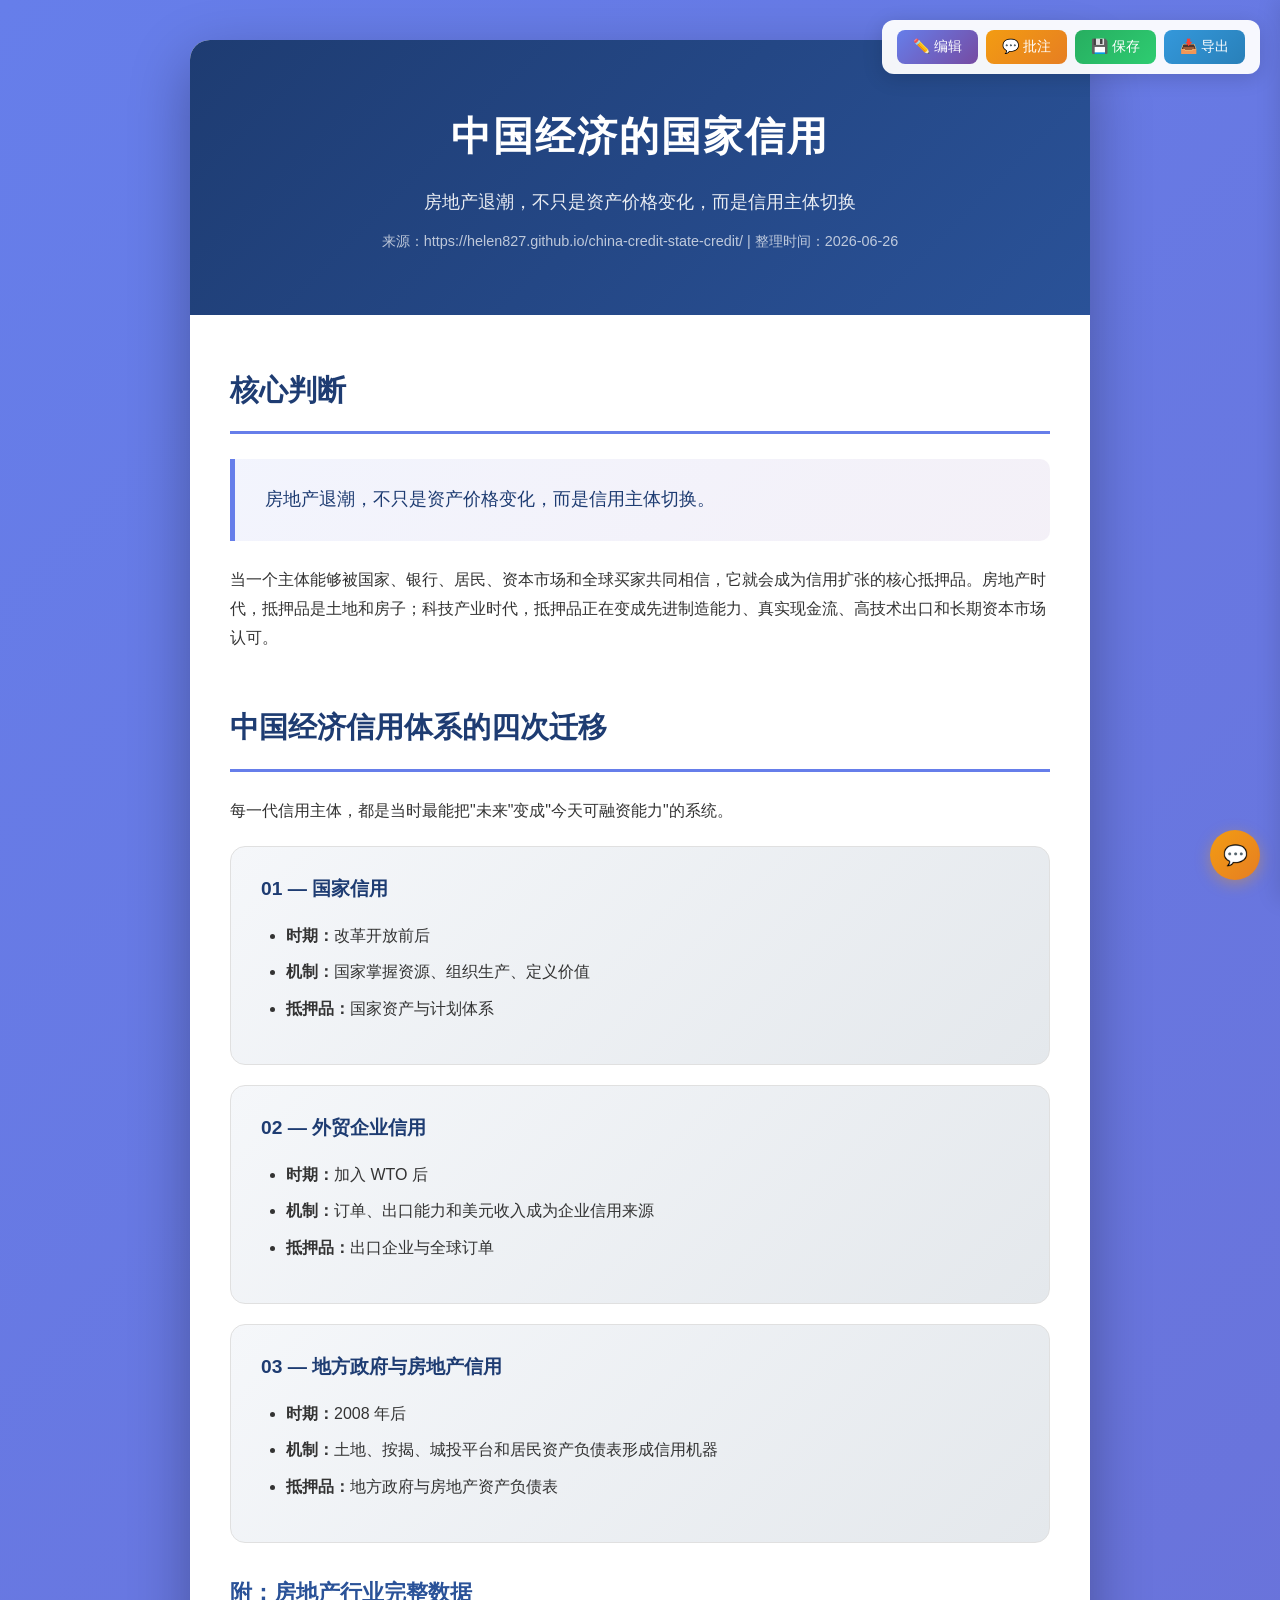
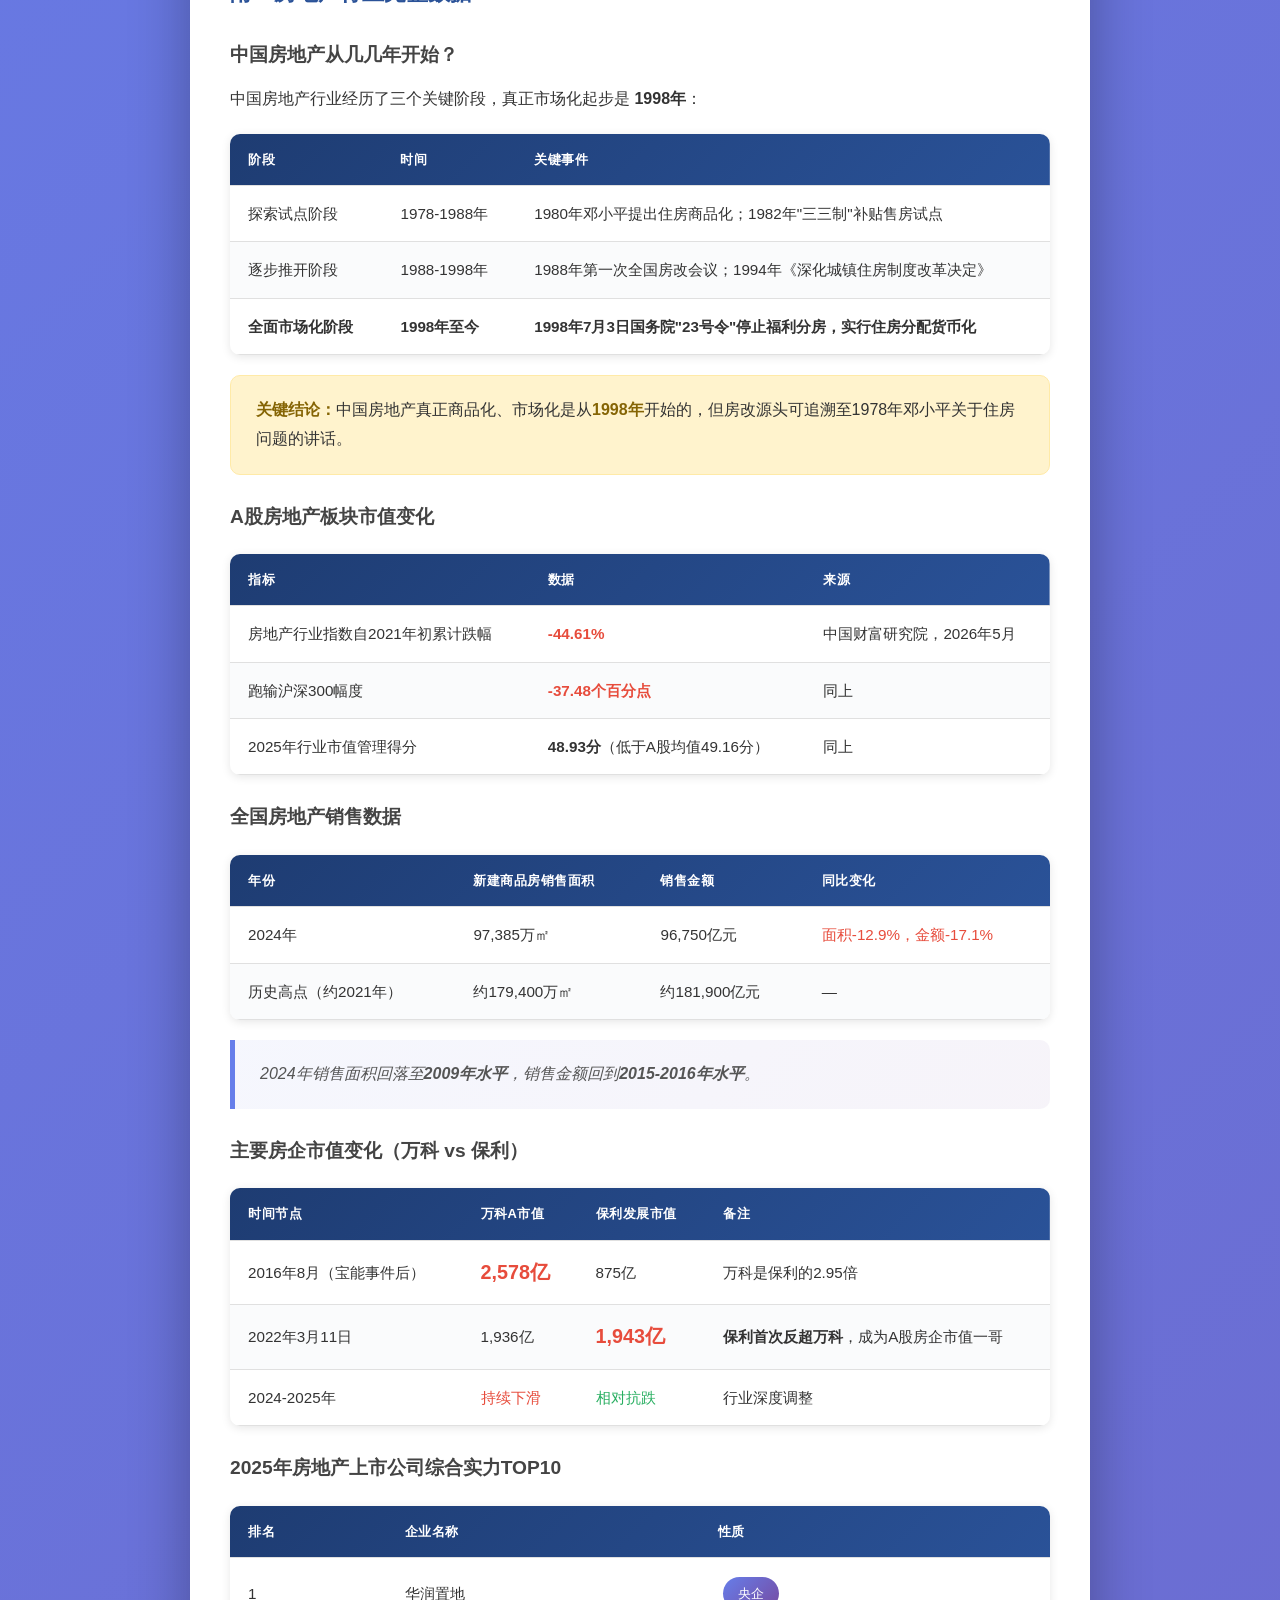
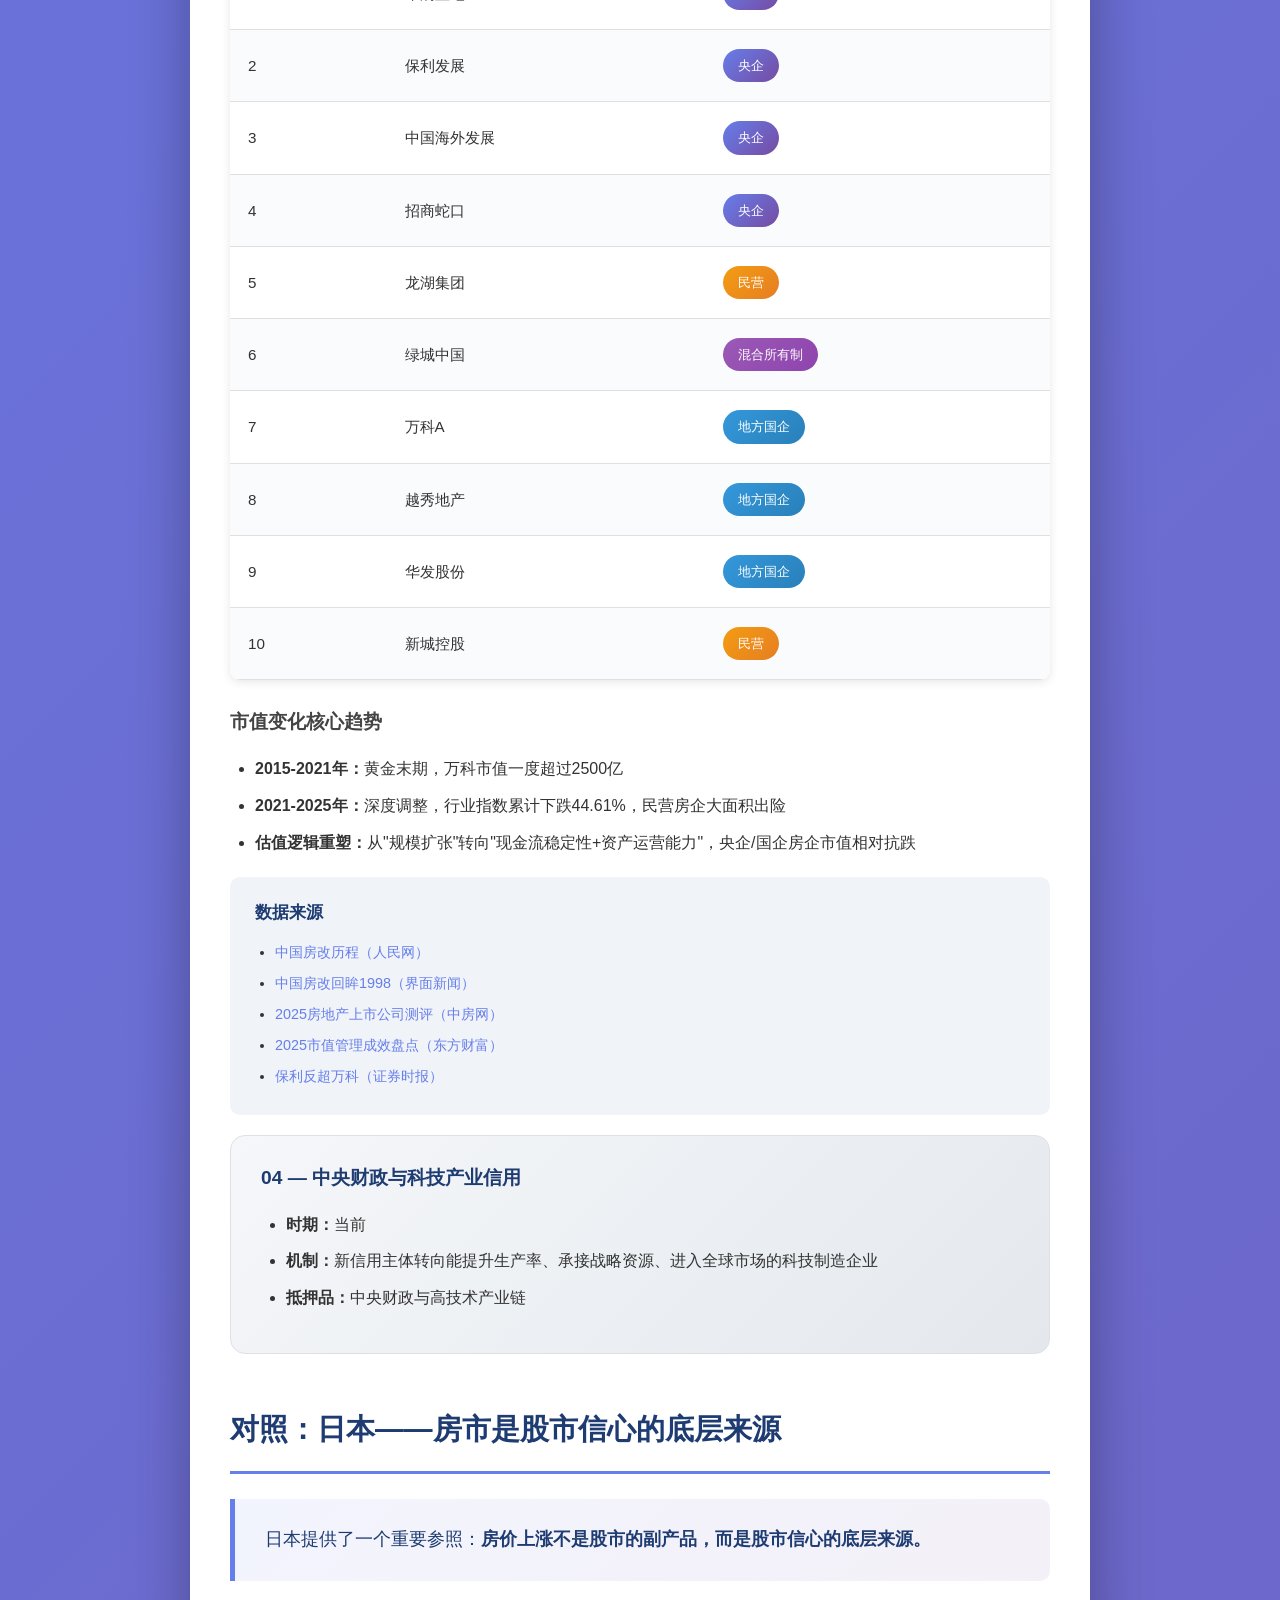
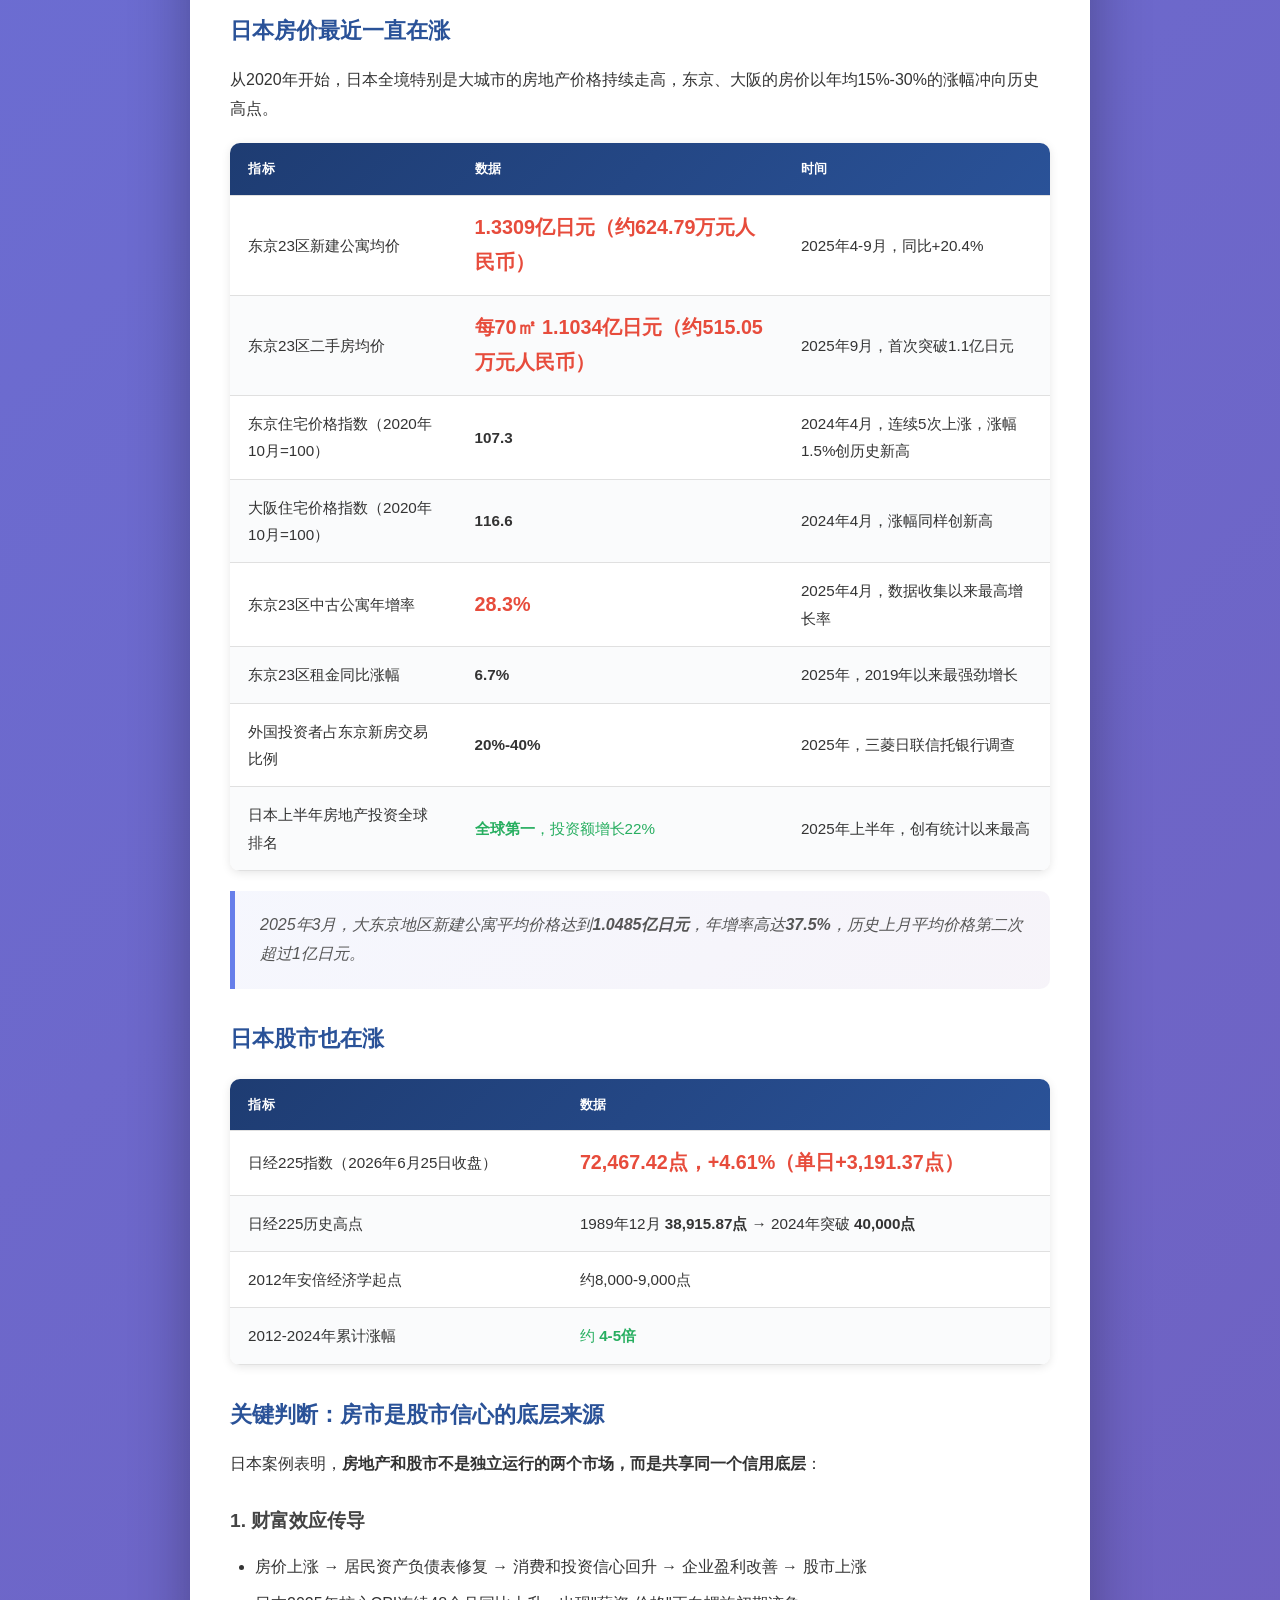
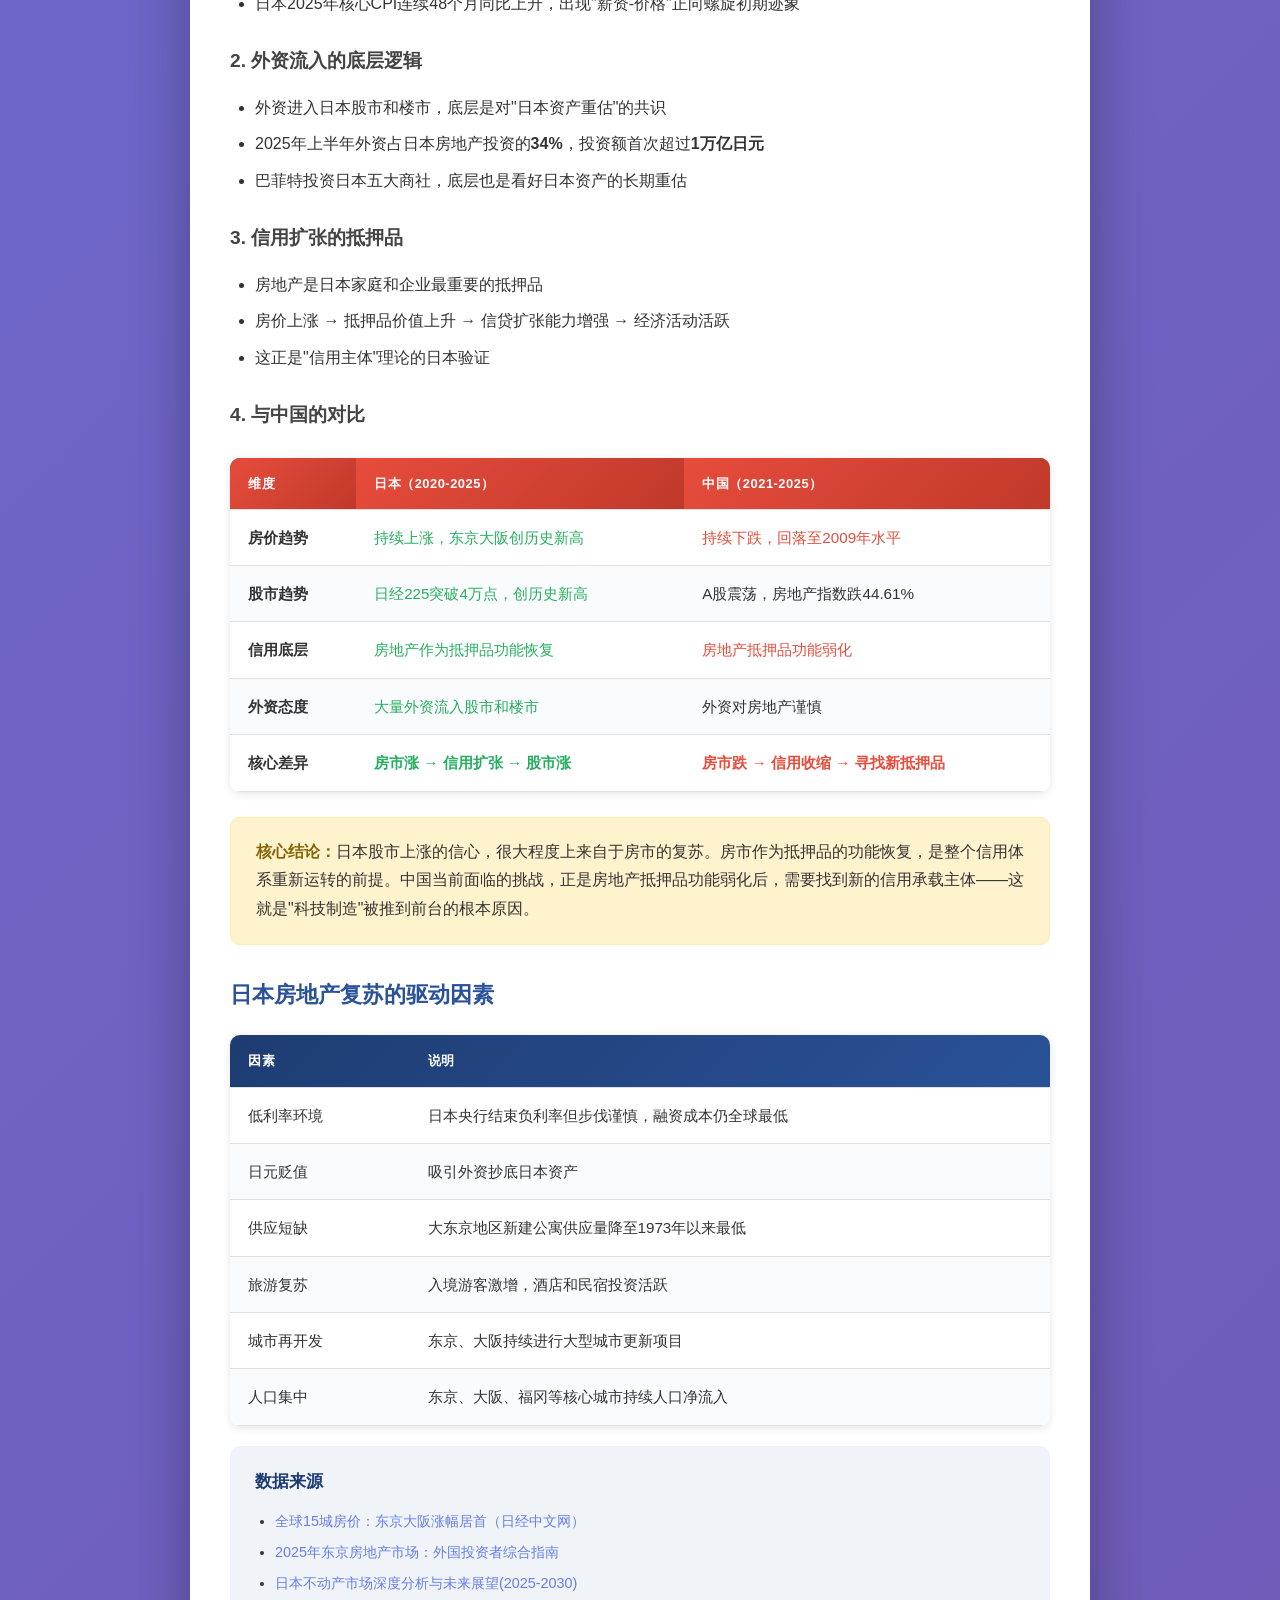
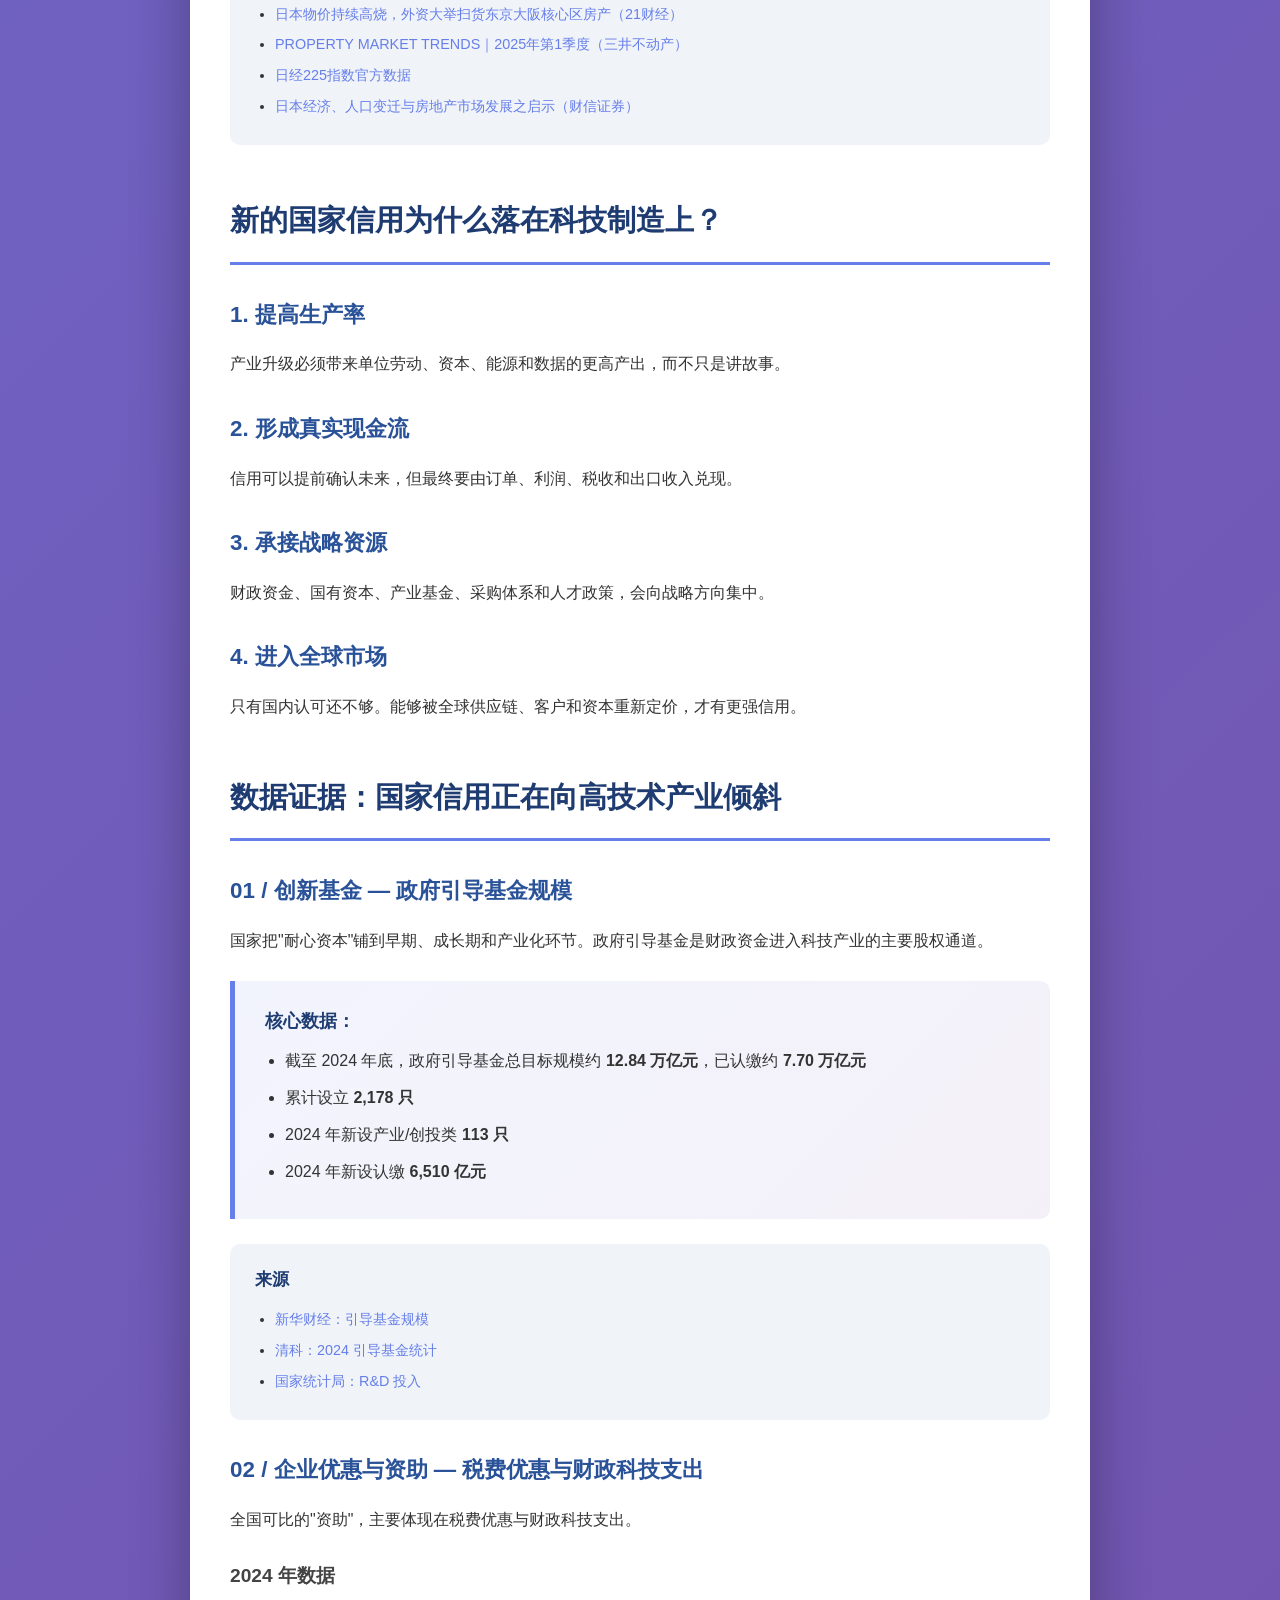
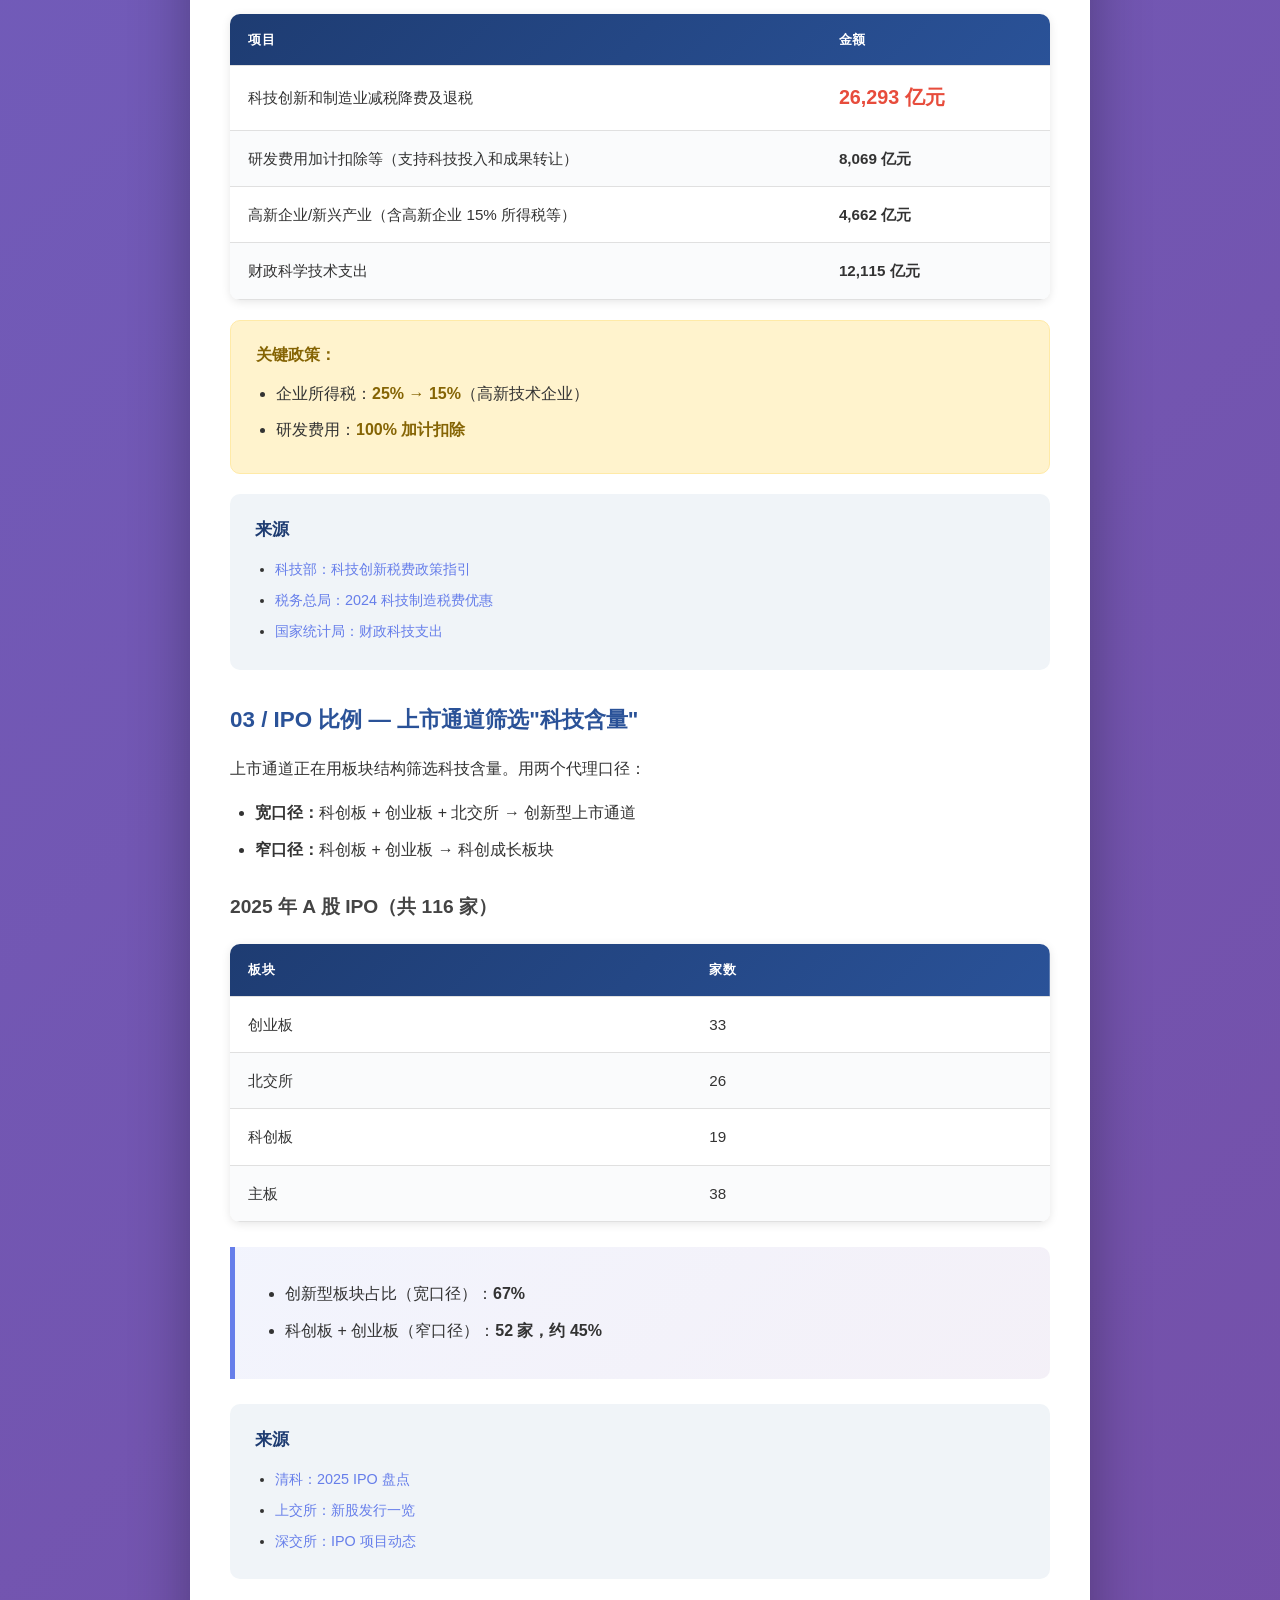
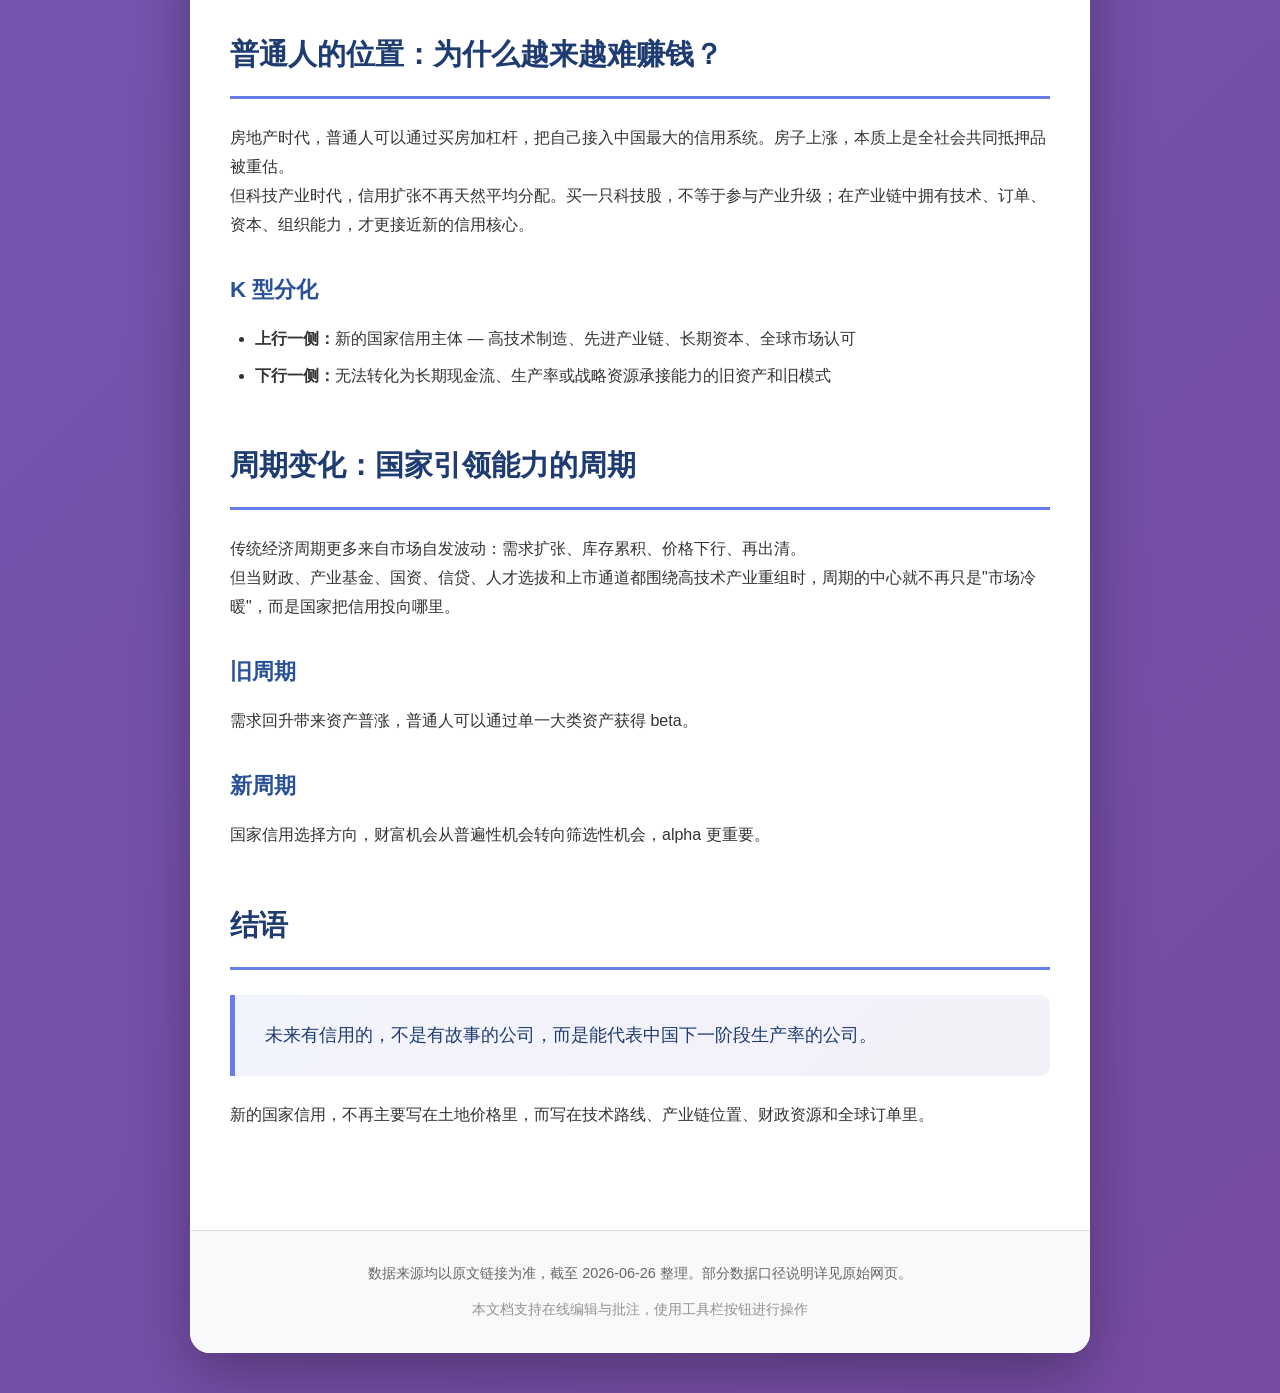
<file: index.html>
<!DOCTYPE html>
<html lang="zh-CN">
<head>
    <meta charset="UTF-8">
    <meta name="viewport" content="width=device-width, initial-scale=1.0">
    <title>中国经济的国家信用</title>
    <style>
        * {
            margin: 0;
            padding: 0;
            box-sizing: border-box;
        }
        
        body {
            font-family: -apple-system, BlinkMacSystemFont, "Segoe UI", Roboto, "Helvetica Neue", Arial, "Noto Sans SC", "PingFang SC", "Microsoft YaHei", sans-serif;
            line-height: 1.8;
            color: #333;
            background: linear-gradient(135deg, #667eea 0%, #764ba2 100%);
            min-height: 100vh;
            padding: 40px 20px;
        }
        
        .container {
            max-width: 900px;
            margin: 0 auto;
            background: #fff;
            border-radius: 20px;
            box-shadow: 0 20px 60px rgba(0,0,0,0.3);
            overflow: hidden;
        }
        
        .header {
            background: linear-gradient(135deg, #1e3c72 0%, #2a5298 100%);
            color: white;
            padding: 60px 40px;
            text-align: center;
            position: relative;
        }
        
        .header h1 {
            font-size: 2.5em;
            font-weight: 700;
            margin-bottom: 15px;
            letter-spacing: 2px;
        }
        
        .header .subtitle {
            font-size: 1.1em;
            opacity: 0.9;
            margin-bottom: 10px;
        }
        
        .header .meta {
            font-size: 0.9em;
            opacity: 0.7;
        }

        /* ===== 编辑工具栏 ===== */
        .edit-toolbar {
            position: fixed;
            top: 20px;
            right: 20px;
            z-index: 10000;
            display: flex;
            gap: 8px;
            background: rgba(255,255,255,0.95);
            padding: 10px 15px;
            border-radius: 12px;
            box-shadow: 0 4px 20px rgba(0,0,0,0.15);
            backdrop-filter: blur(10px);
        }

        .edit-toolbar button {
            border: none;
            padding: 8px 16px;
            border-radius: 8px;
            font-size: 14px;
            cursor: pointer;
            transition: all 0.2s;
            font-family: inherit;
            font-weight: 500;
        }

        .btn-edit {
            background: linear-gradient(135deg, #667eea 0%, #764ba2 100%);
            color: white;
        }

        .btn-edit:hover {
            transform: translateY(-1px);
            box-shadow: 0 4px 12px rgba(102,126,234,0.4);
        }

        .btn-edit.active {
            background: linear-gradient(135deg, #e74c3c 0%, #c0392b 100%);
        }

        .btn-annotate {
            background: linear-gradient(135deg, #f39c12 0%, #e67e22 100%);
            color: white;
        }

        .btn-annotate:hover {
            transform: translateY(-1px);
            box-shadow: 0 4px 12px rgba(243,156,18,0.4);
        }

        .btn-annotate.active {
            background: linear-gradient(135deg, #e74c3c 0%, #c0392b 100%);
        }

        .btn-save {
            background: linear-gradient(135deg, #27ae60 0%, #2ecc71 100%);
            color: white;
        }

        .btn-save:hover {
            transform: translateY(-1px);
            box-shadow: 0 4px 12px rgba(39,174,96,0.4);
        }

        .btn-export {
            background: linear-gradient(135deg, #3498db 0%, #2980b9 100%);
            color: white;
        }

        .btn-export:hover {
            transform: translateY(-1px);
            box-shadow: 0 4px 12px rgba(52,152,219,0.4);
        }

        /* 编辑模式样式 */
        body.editing [contenteditable="true"] {
            outline: 2px dashed #667eea;
            outline-offset: 4px;
            border-radius: 4px;
            background: rgba(102,126,234,0.03);
        }

        body.editing [contenteditable="true"]:hover {
            outline: 2px solid #667eea;
            background: rgba(102,126,234,0.06);
        }

        body.editing [contenteditable="true"]:focus {
            outline: 2px solid #764ba2;
            background: rgba(102,126,234,0.08);
        }

        /* 批注样式 */
        .annotation {
            position: relative;
            display: inline;
            background: linear-gradient(180deg, transparent 60%, rgba(243,156,18,0.3) 60%);
            cursor: pointer;
        }

        .annotation::after {
            content: attr(data-note);
            position: absolute;
            bottom: 100%;
            left: 50%;
            transform: translateX(-50%) scale(0);
            background: #333;
            color: white;
            padding: 8px 12px;
            border-radius: 8px;
            font-size: 13px;
            white-space: nowrap;
            z-index: 1000;
            transition: transform 0.2s;
            pointer-events: none;
            box-shadow: 0 4px 12px rgba(0,0,0,0.2);
        }

        .annotation:hover::after {
            transform: translateX(-50%) scale(1);
        }

        .annotation-popup {
            position: fixed;
            background: white;
            border-radius: 12px;
            box-shadow: 0 8px 30px rgba(0,0,0,0.2);
            padding: 16px;
            z-index: 10001;
            min-width: 250px;
            display: none;
        }

        .annotation-popup textarea {
            width: 100%;
            min-height: 80px;
            border: 1px solid #e0e0e0;
            border-radius: 8px;
            padding: 10px;
            font-family: inherit;
            font-size: 14px;
            resize: vertical;
            margin-bottom: 10px;
        }

        .annotation-popup .popup-actions {
            display: flex;
            gap: 8px;
            justify-content: flex-end;
        }

        .annotation-popup button {
            padding: 6px 14px;
            border: none;
            border-radius: 6px;
            cursor: pointer;
            font-size: 13px;
        }

        .popup-save {
            background: #27ae60;
            color: white;
        }

        .popup-cancel {
            background: #e0e0e0;
            color: #333;
        }

        .popup-delete {
            background: #e74c3c;
            color: white;
        }

        /* 批注侧边栏 */
        .annotation-sidebar {
            position: fixed;
            right: -350px;
            top: 0;
            width: 350px;
            height: 100vh;
            background: white;
            box-shadow: -4px 0 20px rgba(0,0,0,0.1);
            z-index: 9999;
            transition: right 0.3s ease;
            overflow-y: auto;
            padding: 80px 20px 20px;
        }

        .annotation-sidebar.open {
            right: 0;
        }

        .annotation-sidebar h3 {
            font-size: 16px;
            color: #333;
            margin-bottom: 15px;
            padding-bottom: 10px;
            border-bottom: 2px solid #f39c12;
        }

        .annotation-item {
            background: #f8f9fa;
            border-radius: 10px;
            padding: 12px;
            margin-bottom: 10px;
            border-left: 4px solid #f39c12;
        }

        .annotation-item .anno-text {
            font-size: 12px;
            color: #666;
            margin-bottom: 6px;
            font-style: italic;
        }

        .annotation-item .anno-note {
            font-size: 13px;
            color: #333;
            line-height: 1.5;
        }

        .annotation-item .anno-time {
            font-size: 11px;
            color: #999;
            margin-top: 6px;
        }

        .sidebar-toggle {
            position: fixed;
            right: 20px;
            bottom: 20px;
            width: 50px;
            height: 50px;
            border-radius: 50%;
            background: linear-gradient(135deg, #f39c12 0%, #e67e22 100%);
            color: white;
            border: none;
            cursor: pointer;
            font-size: 20px;
            z-index: 9998;
            box-shadow: 0 4px 15px rgba(243,156,18,0.4);
            transition: all 0.2s;
        }

        .sidebar-toggle:hover {
            transform: scale(1.1);
        }

        .sidebar-toggle .badge {
            position: absolute;
            top: -5px;
            right: -5px;
            background: #e74c3c;
            color: white;
            font-size: 11px;
            padding: 2px 6px;
            border-radius: 10px;
            display: none;
        }

        .sidebar-toggle .badge.show {
            display: block;
        }
        
        .content {
            padding: 50px 40px;
        }
        
        .section {
            margin-bottom: 50px;
        }
        
        .section h2 {
            font-size: 1.8em;
            color: #1e3c72;
            margin-bottom: 25px;
            padding-bottom: 15px;
            border-bottom: 3px solid #667eea;
        }
        
        .section h3 {
            font-size: 1.4em;
            color: #2a5298;
            margin: 30px 0 15px 0;
        }
        
        .section h4 {
            font-size: 1.2em;
            color: #444;
            margin: 25px 0 12px 0;
        }
        
        .highlight-box {
            background: linear-gradient(135deg, #667eea15 0%, #764ba215 100%);
            border-left: 5px solid #667eea;
            padding: 25px 30px;
            margin: 25px 0;
            border-radius: 0 10px 10px 0;
        }
        
        .highlight-box p {
            margin: 0;
            font-size: 1.1em;
            color: #1e3c72;
            font-weight: 500;
        }
        
        .key-point {
            background: #fff3cd;
            border: 1px solid #ffeaa7;
            border-radius: 10px;
            padding: 20px 25px;
            margin: 20px 0;
        }
        
        .key-point strong {
            color: #856404;
        }
        
        table {
            width: 100%;
            border-collapse: collapse;
            margin: 20px 0;
            font-size: 0.95em;
            box-shadow: 0 2px 10px rgba(0,0,0,0.1);
            border-radius: 10px;
            overflow: hidden;
        }
        
        thead {
            background: linear-gradient(135deg, #1e3c72 0%, #2a5298 100%);
            color: white;
        }
        
        th, td {
            padding: 14px 18px;
            text-align: left;
            border-bottom: 1px solid #e0e0e0;
        }
        
        th {
            font-weight: 600;
            text-transform: uppercase;
            font-size: 0.85em;
            letter-spacing: 0.5px;
        }
        
        tbody tr:hover {
            background: #f8f9ff;
        }
        
        tbody tr:nth-child(even) {
            background: #fafbfc;
        }
        
        tbody tr:nth-child(even):hover {
            background: #f0f2ff;
        }
        
        ul, ol {
            margin: 15px 0 15px 25px;
        }
        
        li {
            margin: 8px 0;
        }
        
        a {
            color: #667eea;
            text-decoration: none;
            border-bottom: 1px solid transparent;
            transition: all 0.3s;
        }
        
        a:hover {
            border-bottom-color: #667eea;
        }
        
        .credit-phase {
            background: linear-gradient(135deg, #f5f7fa 0%, #e4e8ec 100%);
            border-radius: 15px;
            padding: 25px 30px;
            margin: 20px 0;
            border: 1px solid #e0e0e0;
        }
        
        .credit-phase h4 {
            color: #1e3c72;
            margin-top: 0;
        }
        
        .comparison-table {
            margin: 25px 0;
        }
        
        .comparison-table th {
            background: linear-gradient(135deg, #e74c3c 0%, #c0392b 100%);
        }
        
        .footer {
            background: #f8f9fa;
            padding: 30px 40px;
            text-align: center;
            color: #666;
            font-size: 0.9em;
            border-top: 1px solid #e0e0e0;
        }
        
        .tag {
            display: inline-block;
            background: linear-gradient(135deg, #667eea 0%, #764ba2 100%);
            color: white;
            padding: 5px 15px;
            border-radius: 20px;
            font-size: 0.85em;
            margin: 5px;
            font-weight: 500;
        }
        
        .data-source {
            background: #f0f4f8;
            border-radius: 10px;
            padding: 20px 25px;
            margin: 20px 0;
            font-size: 0.9em;
        }
        
        .data-source h4 {
            margin-top: 0;
            color: #1e3c72;
        }
        
        .data-source ul {
            margin: 10px 0 0 20px;
        }
        
        .data-source li {
            margin: 5px 0;
        }
        
        blockquote {
            background: linear-gradient(135deg, #667eea10 0%, #764ba210 100%);
            border-left: 5px solid #667eea;
            padding: 20px 25px;
            margin: 20px 0;
            border-radius: 0 10px 10px 0;
            font-style: italic;
            color: #555;
        }
        
        .metric-highlight {
            font-size: 1.3em;
            font-weight: 700;
            color: #e74c3c;
        }
        
        .positive {
            color: #27ae60;
        }
        
        .negative {
            color: #e74c3c;
        }
        
        @media (max-width: 768px) {
            body {
                padding: 20px 10px;
            }
            
            .header {
                padding: 40px 25px;
            }
            
            .header h1 {
                font-size: 1.8em;
            }
            
            .content {
                padding: 30px 25px;
            }
            
            table {
                font-size: 0.85em;
            }
            
            th, td {
                padding: 10px 12px;
            }

            .edit-toolbar {
                top: 10px;
                right: 10px;
                padding: 8px 10px;
                gap: 5px;
            }

            .edit-toolbar button {
                padding: 6px 12px;
                font-size: 12px;
            }

            .annotation-sidebar {
                width: 100%;
                right: -100%;
            }
        }
    </style>
</head>
<body>
    <!-- 编辑工具栏 -->
    <div class="edit-toolbar">
        <button class="btn-edit" id="btnEdit" onclick="toggleEdit()">✏️ 编辑</button>
        <button class="btn-annotate" id="btnAnnotate" onclick="toggleAnnotate()">💬 批注</button>
        <button class="btn-save" onclick="saveContent()">💾 保存</button>
        <button class="btn-export" onclick="exportHTML()">📥 导出</button>
    </div>

    <!-- 批注弹窗 -->
    <div class="annotation-popup" id="annotationPopup">
        <textarea id="annotationInput" placeholder="输入批注内容..."></textarea>
        <div class="popup-actions">
            <button class="popup-delete" onclick="deleteAnnotation()">删除</button>
            <button class="popup-cancel" onclick="closeAnnotationPopup()">取消</button>
            <button class="popup-save" onclick="saveAnnotation()">保存</button>
        </div>
    </div>

    <!-- 批注侧边栏 -->
    <div class="annotation-sidebar" id="annotationSidebar">
        <h3>📋 批注列表</h3>
        <div id="annotationList"></div>
    </div>

    <!-- 批注侧边栏切换按钮 -->
    <button class="sidebar-toggle" id="sidebarToggle" onclick="toggleSidebar()">
        💬
        <span class="badge" id="annotationBadge">0</span>
    </button>

    <div class="container">
        <div class="header">
            <h1 contenteditable="false">中国经济的国家信用</h1>
            <div class="subtitle" contenteditable="false">房地产退潮，不只是资产价格变化，而是信用主体切换</div>
            <div class="meta" contenteditable="false">来源：https://helen827.github.io/china-credit-state-credit/ | 整理时间：2026-06-26</div>
        </div>
        
        <div class="content">
            <!-- 核心判断 -->
            <div class="section">
                <h2 contenteditable="false">核心判断</h2>
                <div class="highlight-box" contenteditable="false">
                    <p>房地产退潮，不只是资产价格变化，而是信用主体切换。</p>
                </div>
                <p contenteditable="false">当一个主体能够被国家、银行、居民、资本市场和全球买家共同相信，它就会成为信用扩张的核心抵押品。房地产时代，抵押品是土地和房子；科技产业时代，抵押品正在变成先进制造能力、真实现金流、高技术出口和长期资本市场认可。</p>
            </div>
            
            <!-- 四次迁移 -->
            <div class="section">
                <h2 contenteditable="false">中国经济信用体系的四次迁移</h2>
                <p contenteditable="false">每一代信用主体，都是当时最能把"未来"变成"今天可融资能力"的系统。</p>
                
                <div class="credit-phase" contenteditable="false">
                    <h4>01 — 国家信用</h4>
                    <ul>
                        <li><strong>时期：</strong>改革开放前后</li>
                        <li><strong>机制：</strong>国家掌握资源、组织生产、定义价值</li>
                        <li><strong>抵押品：</strong>国家资产与计划体系</li>
                    </ul>
                </div>
                
                <div class="credit-phase" contenteditable="false">
                    <h4>02 — 外贸企业信用</h4>
                    <ul>
                        <li><strong>时期：</strong>加入 WTO 后</li>
                        <li><strong>机制：</strong>订单、出口能力和美元收入成为企业信用来源</li>
                        <li><strong>抵押品：</strong>出口企业与全球订单</li>
                    </ul>
                </div>
                
                <div class="credit-phase" contenteditable="false">
                    <h4>03 — 地方政府与房地产信用</h4>
                    <ul>
                        <li><strong>时期：</strong>2008 年后</li>
                        <li><strong>机制：</strong>土地、按揭、城投平台和居民资产负债表形成信用机器</li>
                        <li><strong>抵押品：</strong>地方政府与房地产资产负债表</li>
                    </ul>
                </div>
                
                <h3 contenteditable="false">附：房地产行业完整数据</h3>
                
                <h4 contenteditable="false">中国房地产从几几年开始？</h4>
                <p contenteditable="false">中国房地产行业经历了三个关键阶段，真正市场化起步是 <strong>1998年</strong>：</p>
                
                <table contenteditable="false">
                    <thead>
                        <tr>
                            <th>阶段</th>
                            <th>时间</th>
                            <th>关键事件</th>
                        </tr>
                    </thead>
                    <tbody>
                        <tr>
                            <td>探索试点阶段</td>
                            <td>1978-1988年</td>
                            <td>1980年邓小平提出住房商品化；1982年"三三制"补贴售房试点</td>
                        </tr>
                        <tr>
                            <td>逐步推开阶段</td>
                            <td>1988-1998年</td>
                            <td>1988年第一次全国房改会议；1994年《深化城镇住房制度改革决定》</td>
                        </tr>
                        <tr>
                            <td><strong>全面市场化阶段</strong></td>
                            <td><strong>1998年至今</strong></td>
                            <td><strong>1998年7月3日国务院"23号令"停止福利分房，实行住房分配货币化</strong></td>
                        </tr>
                    </tbody>
                </table>
                
                <div class="key-point" contenteditable="false">
                    <strong>关键结论：</strong>中国房地产真正商品化、市场化是从<strong>1998年</strong>开始的，但房改源头可追溯至1978年邓小平关于住房问题的讲话。
                </div>
                
                <h4 contenteditable="false">A股房地产板块市值变化</h4>
                <table contenteditable="false">
                    <thead>
                        <tr>
                            <th>指标</th>
                            <th>数据</th>
                            <th>来源</th>
                        </tr>
                    </thead>
                    <tbody>
                        <tr>
                            <td>房地产行业指数自2021年初累计跌幅</td>
                            <td class="negative"><strong>-44.61%</strong></td>
                            <td>中国财富研究院，2026年5月</td>
                        </tr>
                        <tr>
                            <td>跑输沪深300幅度</td>
                            <td class="negative"><strong>-37.48个百分点</strong></td>
                            <td>同上</td>
                        </tr>
                        <tr>
                            <td>2025年行业市值管理得分</td>
                            <td><strong>48.93分</strong>（低于A股均值49.16分）</td>
                            <td>同上</td>
                        </tr>
                    </tbody>
                </table>
                
                <h4 contenteditable="false">全国房地产销售数据</h4>
                <table contenteditable="false">
                    <thead>
                        <tr>
                            <th>年份</th>
                            <th>新建商品房销售面积</th>
                            <th>销售金额</th>
                            <th>同比变化</th>
                        </tr>
                    </thead>
                    <tbody>
                        <tr>
                            <td>2024年</td>
                            <td>97,385万㎡</td>
                            <td>96,750亿元</td>
                            <td class="negative">面积-12.9%，金额-17.1%</td>
                        </tr>
                        <tr>
                            <td>历史高点（约2021年）</td>
                            <td>约179,400万㎡</td>
                            <td>约181,900亿元</td>
                            <td>—</td>
                        </tr>
                    </tbody>
                </table>
                
                <blockquote contenteditable="false">
                    2024年销售面积回落至<strong>2009年水平</strong>，销售金额回到<strong>2015-2016年水平</strong>。
                </blockquote>
                
                <h4 contenteditable="false">主要房企市值变化（万科 vs 保利）</h4>
                <table contenteditable="false">
                    <thead>
                        <tr>
                            <th>时间节点</th>
                            <th>万科A市值</th>
                            <th>保利发展市值</th>
                            <th>备注</th>
                        </tr>
                    </thead>
                    <tbody>
                        <tr>
                            <td>2016年8月（宝能事件后）</td>
                            <td class="metric-highlight">2,578亿</td>
                            <td>875亿</td>
                            <td>万科是保利的2.95倍</td>
                        </tr>
                        <tr>
                            <td>2022年3月11日</td>
                            <td>1,936亿</td>
                            <td class="metric-highlight">1,943亿</td>
                            <td><strong>保利首次反超万科</strong>，成为A股房企市值一哥</td>
                        </tr>
                        <tr>
                            <td>2024-2025年</td>
                            <td class="negative">持续下滑</td>
                            <td class="positive">相对抗跌</td>
                            <td>行业深度调整</td>
                        </tr>
                    </tbody>
                </table>
                
                <h4 contenteditable="false">2025年房地产上市公司综合实力TOP10</h4>
                <table contenteditable="false">
                    <thead>
                        <tr>
                            <th>排名</th>
                            <th>企业名称</th>
                            <th>性质</th>
                        </tr>
                    </thead>
                    <tbody>
                        <tr><td>1</td><td>华润置地</td><td><span class="tag">央企</span></td></tr>
                        <tr><td>2</td><td>保利发展</td><td><span class="tag">央企</span></td></tr>
                        <tr><td>3</td><td>中国海外发展</td><td><span class="tag">央企</span></td></tr>
                        <tr><td>4</td><td>招商蛇口</td><td><span class="tag">央企</span></td></tr>
                        <tr><td>5</td><td>龙湖集团</td><td><span class="tag" style="background: linear-gradient(135deg, #f39c12 0%, #e67e22 100%);">民营</span></td></tr>
                        <tr><td>6</td><td>绿城中国</td><td><span class="tag" style="background: linear-gradient(135deg, #9b59b6 0%, #8e44ad 100%);">混合所有制</span></td></tr>
                        <tr><td>7</td><td>万科A</td><td><span class="tag" style="background: linear-gradient(135deg, #3498db 0%, #2980b9 100%);">地方国企</span></td></tr>
                        <tr><td>8</td><td>越秀地产</td><td><span class="tag" style="background: linear-gradient(135deg, #3498db 0%, #2980b9 100%);">地方国企</span></td></tr>
                        <tr><td>9</td><td>华发股份</td><td><span class="tag" style="background: linear-gradient(135deg, #3498db 0%, #2980b9 100%);">地方国企</span></td></tr>
                        <tr><td>10</td><td>新城控股</td><td><span class="tag" style="background: linear-gradient(135deg, #f39c12 0%, #e67e22 100%);">民营</span></td></tr>
                    </tbody>
                </table>
                
                <h4 contenteditable="false">市值变化核心趋势</h4>
                <ul contenteditable="false">
                    <li><strong>2015-2021年：</strong>黄金末期，万科市值一度超过2500亿</li>
                    <li><strong>2021-2025年：</strong>深度调整，行业指数累计下跌44.61%，民营房企大面积出险</li>
                    <li><strong>估值逻辑重塑：</strong>从"规模扩张"转向"现金流稳定性+资产运营能力"，央企/国企房企市值相对抗跌</li>
                </ul>
                
                <div class="data-source" contenteditable="false">
                    <h4>数据来源</h4>
                    <ul>
                        <li><a href="http://paper.people.com.cn/zgjjzk/html/2018-12/24/content_1901586.htm" target="_blank">中国房改历程（人民网）</a></li>
                        <li><a href="https://m.jiemian.com/article/3526210.html" target="_blank">中国房改回眸1998（界面新闻）</a></li>
                        <li><a href="http://www.fangchan.com/industry/23/2025-05-22/7330856518818271608.html" target="_blank">2025房地产上市公司测评（中房网）</a></li>
                        <li><a href="https://wap.eastmoney.com/a/202606173774486673.html" target="_blank">2025市值管理成效盘点（东方财富）</a></li>
                        <li><a href="https://www.stcn.com/stock/gsdt/202203/t20220312_4233552.html" target="_blank">保利反超万科（证券时报）</a></li>
                    </ul>
                </div>
                
                <div class="credit-phase" contenteditable="false">
                    <h4>04 — 中央财政与科技产业信用</h4>
                    <ul>
                        <li><strong>时期：</strong>当前</li>
                        <li><strong>机制：</strong>新信用主体转向能提升生产率、承接战略资源、进入全球市场的科技制造企业</li>
                        <li><strong>抵押品：</strong>中央财政与高技术产业链</li>
                    </ul>
                </div>
            </div>
            
            <!-- 日本对照 -->
            <div class="section">
                <h2 contenteditable="false">对照：日本——房市是股市信心的底层来源</h2>
                
                <div class="highlight-box" contenteditable="false">
                    <p>日本提供了一个重要参照：<strong>房价上涨不是股市的副产品，而是股市信心的底层来源。</strong></p>
                </div>
                
                <h3 contenteditable="false">日本房价最近一直在涨</h3>
                <p contenteditable="false">从2020年开始，日本全境特别是大城市的房地产价格持续走高，东京、大阪的房价以年均15%-30%的涨幅冲向历史高点。</p>
                
                <table contenteditable="false">
                    <thead>
                        <tr>
                            <th>指标</th>
                            <th>数据</th>
                            <th>时间</th>
                        </tr>
                    </thead>
                    <tbody>
                        <tr>
                            <td>东京23区新建公寓均价</td>
                            <td class="metric-highlight">1.3309亿日元（约624.79万元人民币）</td>
                            <td>2025年4-9月，同比+20.4%</td>
                        </tr>
                        <tr>
                            <td>东京23区二手房均价</td>
                            <td class="metric-highlight">每70㎡ 1.1034亿日元（约515.05万元人民币）</td>
                            <td>2025年9月，首次突破1.1亿日元</td>
                        </tr>
                        <tr>
                            <td>东京住宅价格指数（2020年10月=100）</td>
                            <td><strong>107.3</strong></td>
                            <td>2024年4月，连续5次上涨，涨幅1.5%创历史新高</td>
                        </tr>
                        <tr>
                            <td>大阪住宅价格指数（2020年10月=100）</td>
                            <td><strong>116.6</strong></td>
                            <td>2024年4月，涨幅同样创新高</td>
                        </tr>
                        <tr>
                            <td>东京23区中古公寓年增率</td>
                            <td class="metric-highlight">28.3%</td>
                            <td>2025年4月，数据收集以来最高增长率</td>
                        </tr>
                        <tr>
                            <td>东京23区租金同比涨幅</td>
                            <td><strong>6.7%</strong></td>
                            <td>2025年，2019年以来最强劲增长</td>
                        </tr>
                        <tr>
                            <td>外国投资者占东京新房交易比例</td>
                            <td><strong>20%-40%</strong></td>
                            <td>2025年，三菱日联信托银行调查</td>
                        </tr>
                        <tr>
                            <td>日本上半年房地产投资全球排名</td>
                            <td class="positive"><strong>全球第一</strong>，投资额增长22%</td>
                            <td>2025年上半年，创有统计以来最高</td>
                        </tr>
                    </tbody>
                </table>
                
                <blockquote contenteditable="false">
                    2025年3月，大东京地区新建公寓平均价格达到<strong>1.0485亿日元</strong>，年增率高达<strong>37.5%</strong>，历史上月平均价格第二次超过1亿日元。
                </blockquote>
                
                <h3 contenteditable="false">日本股市也在涨</h3>
                <table contenteditable="false">
                    <thead>
                        <tr>
                            <th>指标</th>
                            <th>数据</th>
                        </tr>
                    </thead>
                    <tbody>
                        <tr>
                            <td>日经225指数（2026年6月25日收盘）</td>
                            <td class="metric-highlight">72,467.42点，+4.61%（单日+3,191.37点）</td>
                        </tr>
                        <tr>
                            <td>日经225历史高点</td>
                            <td>1989年12月 <strong>38,915.87点</strong> → 2024年突破 <strong>40,000点</strong></td>
                        </tr>
                        <tr>
                            <td>2012年安倍经济学起点</td>
                            <td>约8,000-9,000点</td>
                        </tr>
                        <tr>
                            <td>2012-2024年累计涨幅</td>
                            <td class="positive">约 <strong>4-5倍</strong></td>
                        </tr>
                    </tbody>
                </table>
                
                <h3 contenteditable="false">关键判断：房市是股市信心的底层来源</h3>
                <p contenteditable="false">日本案例表明，<strong>房地产和股市不是独立运行的两个市场，而是共享同一个信用底层</strong>：</p>
                
                <h4 contenteditable="false">1. 财富效应传导</h4>
                <ul contenteditable="false">
                    <li>房价上涨 → 居民资产负债表修复 → 消费和投资信心回升 → 企业盈利改善 → 股市上涨</li>
                    <li>日本2025年核心CPI连续48个月同比上升，出现"薪资-价格"正向螺旋初期迹象</li>
                </ul>
                
                <h4 contenteditable="false">2. 外资流入的底层逻辑</h4>
                <ul contenteditable="false">
                    <li>外资进入日本股市和楼市，底层是对"日本资产重估"的共识</li>
                    <li>2025年上半年外资占日本房地产投资的<strong>34%</strong>，投资额首次超过<strong>1万亿日元</strong></li>
                    <li>巴菲特投资日本五大商社，底层也是看好日本资产的长期重估</li>
                </ul>
                
                <h4 contenteditable="false">3. 信用扩张的抵押品</h4>
                <ul contenteditable="false">
                    <li>房地产是日本家庭和企业最重要的抵押品</li>
                    <li>房价上涨 → 抵押品价值上升 → 信贷扩张能力增强 → 经济活动活跃</li>
                    <li>这正是"信用主体"理论的日本验证</li>
                </ul>
                
                <h4 contenteditable="false">4. 与中国的对比</h4>
                <table class="comparison-table" contenteditable="false">
                    <thead>
                        <tr>
                            <th>维度</th>
                            <th>日本（2020-2025）</th>
                            <th>中国（2021-2025）</th>
                        </tr>
                    </thead>
                    <tbody>
                        <tr>
                            <td><strong>房价趋势</strong></td>
                            <td class="positive">持续上涨，东京大阪创历史新高</td>
                            <td class="negative">持续下跌，回落至2009年水平</td>
                        </tr>
                        <tr>
                            <td><strong>股市趋势</strong></td>
                            <td class="positive">日经225突破4万点，创历史新高</td>
                            <td>A股震荡，房地产指数跌44.61%</td>
                        </tr>
                        <tr>
                            <td><strong>信用底层</strong></td>
                            <td class="positive">房地产作为抵押品功能恢复</td>
                            <td class="negative">房地产抵押品功能弱化</td>
                        </tr>
                        <tr>
                            <td><strong>外资态度</strong></td>
                            <td class="positive">大量外资流入股市和楼市</td>
                            <td>外资对房地产谨慎</td>
                        </tr>
                        <tr>
                            <td><strong>核心差异</strong></td>
                            <td class="positive"><strong>房市涨 → 信用扩张 → 股市涨</strong></td>
                            <td class="negative"><strong>房市跌 → 信用收缩 → 寻找新抵押品</strong></td>
                        </tr>
                    </tbody>
                </table>
                
                <div class="key-point" contenteditable="false">
                    <strong>核心结论：</strong>日本股市上涨的信心，很大程度上来自于房市的复苏。房市作为抵押品的功能恢复，是整个信用体系重新运转的前提。中国当前面临的挑战，正是房地产抵押品功能弱化后，需要找到新的信用承载主体——这就是"科技制造"被推到前台的根本原因。
                </div>
                
                <h3 contenteditable="false">日本房地产复苏的驱动因素</h3>
                <table contenteditable="false">
                    <thead>
                        <tr>
                            <th>因素</th>
                            <th>说明</th>
                        </tr>
                    </thead>
                    <tbody>
                        <tr>
                            <td>低利率环境</td>
                            <td>日本央行结束负利率但步伐谨慎，融资成本仍全球最低</td>
                        </tr>
                        <tr>
                            <td>日元贬值</td>
                            <td>吸引外资抄底日本资产</td>
                        </tr>
                        <tr>
                            <td>供应短缺</td>
                            <td>大东京地区新建公寓供应量降至1973年以来最低</td>
                        </tr>
                        <tr>
                            <td>旅游复苏</td>
                            <td>入境游客激增，酒店和民宿投资活跃</td>
                        </tr>
                        <tr>
                            <td>城市再开发</td>
                            <td>东京、大阪持续进行大型城市更新项目</td>
                        </tr>
                        <tr>
                            <td>人口集中</td>
                            <td>东京、大阪、福冈等核心城市持续人口净流入</td>
                        </tr>
                    </tbody>
                </table>
                
                <div class="data-source" contenteditable="false">
                    <h4>数据来源</h4>
                    <ul>
                        <li><a href="https://zh.cn.nikkei.com/industry/propertiesconstruction/55756-2024-05-31-05-00-22.html" target="_blank">全球15城房价：东京大阪涨幅居首（日经中文网）</a></li>
                        <li><a href="https://www.japan-property.jp/zh-TW/blog-news/details114" target="_blank">2025年东京房地产市场：外国投资者综合指南</a></li>
                        <li><a href="https://www.globalg.com.tw/article/100" target="_blank">日本不动产市场深度分析与未来展望(2025-2030)</a></li>
                        <li><a href="https://www.21jingji.com/article/20251106/herald/028888dfe5fbe873f99f7f0ff64376f8.html" target="_blank">日本物价持续高烧，外资大举扫货东京大阪核心区房产（21财经）</a></li>
                        <li><a href="http://global.mf-realty.jp/report/chinese/detail/1680" target="_blank">PROPERTY MARKET TRENDS｜2025年第1季度（三井不动产）</a></li>
                        <li><a href="https://indexes.nikkei.co.jp/cz/nkave/index/profile" target="_blank">日经225指数官方数据</a></li>
                        <li><a href="https://pdf.dfcfw.com/pdf/H3_AP202405201633865160_1.pdf" target="_blank">日本经济、人口变迁与房地产市场发展之启示（财信证券）</a></li>
                    </ul>
                </div>
            </div>
            
            <!-- 为什么落在科技制造 -->
            <div class="section">
                <h2 contenteditable="false">新的国家信用为什么落在科技制造上？</h2>
                
                <h3 contenteditable="false">1. 提高生产率</h3>
                <p contenteditable="false">产业升级必须带来单位劳动、资本、能源和数据的更高产出，而不只是讲故事。</p>
                
                <h3 contenteditable="false">2. 形成真实现金流</h3>
                <p contenteditable="false">信用可以提前确认未来，但最终要由订单、利润、税收和出口收入兑现。</p>
                
                <h3 contenteditable="false">3. 承接战略资源</h3>
                <p contenteditable="false">财政资金、国有资本、产业基金、采购体系和人才政策，会向战略方向集中。</p>
                
                <h3 contenteditable="false">4. 进入全球市场</h3>
                <p contenteditable="false">只有国内认可还不够。能够被全球供应链、客户和资本重新定价，才有更强信用。</p>
            </div>
            
            <!-- 数据证据 -->
            <div class="section">
                <h2 contenteditable="false">数据证据：国家信用正在向高技术产业倾斜</h2>
                
                <h3 contenteditable="false">01 / 创新基金 — 政府引导基金规模</h3>
                <p contenteditable="false">国家把"耐心资本"铺到早期、成长期和产业化环节。政府引导基金是财政资金进入科技产业的主要股权通道。</p>
                
                <div class="highlight-box" contenteditable="false">
                    <p><strong>核心数据：</strong></p>
                    <ul style="margin: 10px 0 0 20px;">
                        <li>截至 2024 年底，政府引导基金总目标规模约 <strong>12.84 万亿元</strong>，已认缴约 <strong>7.70 万亿元</strong></li>
                        <li>累计设立 <strong>2,178 只</strong></li>
                        <li>2024 年新设产业/创投类 <strong>113 只</strong></li>
                        <li>2024 年新设认缴 <strong>6,510 亿元</strong></li>
                    </ul>
                </div>
                
                <div class="data-source" contenteditable="false">
                    <h4>来源</h4>
                    <ul>
                        <li><a href="https://www.cnfin.com/gs-lb/detail/20250226/4192739_1.html" target="_blank">新华财经：引导基金规模</a></li>
                        <li><a href="https://research.pedaily.cn/202502/546594.shtml" target="_blank">清科：2024 引导基金统计</a></li>
                        <li><a href="https://www.stats.gov.cn/sj/zxfbhjd/202509/t20250929_1961429.html" target="_blank">国家统计局：R&D 投入</a></li>
                    </ul>
                </div>
                
                <h3 contenteditable="false">02 / 企业优惠与资助 — 税费优惠与财政科技支出</h3>
                <p contenteditable="false">全国可比的"资助"，主要体现在税费优惠与财政科技支出。</p>
                
                <h4 contenteditable="false">2024 年数据</h4>
                <table contenteditable="false">
                    <thead>
                        <tr>
                            <th>项目</th>
                            <th>金额</th>
                        </tr>
                    </thead>
                    <tbody>
                        <tr>
                            <td>科技创新和制造业减税降费及退税</td>
                            <td class="metric-highlight">26,293 亿元</td>
                        </tr>
                        <tr>
                            <td>研发费用加计扣除等（支持科技投入和成果转让）</td>
                            <td><strong>8,069 亿元</strong></td>
                        </tr>
                        <tr>
                            <td>高新企业/新兴产业（含高新企业 15% 所得税等）</td>
                            <td><strong>4,662 亿元</strong></td>
                        </tr>
                        <tr>
                            <td>财政科学技术支出</td>
                            <td><strong>12,115 亿元</strong></td>
                        </tr>
                    </tbody>
                </table>
                
                <div class="key-point" contenteditable="false">
                    <strong>关键政策：</strong>
                    <ul style="margin: 10px 0 0 20px;">
                        <li>企业所得税：<strong>25% → 15%</strong>（高新技术企业）</li>
                        <li>研发费用：<strong>100% 加计扣除</strong></li>
                    </ul>
                </div>
                
                <div class="data-source" contenteditable="false">
                    <h4>来源</h4>
                    <ul>
                        <li><a href="https://www.most.gov.cn/kjbgz/202403/t20240313_189961.html" target="_blank">科技部：科技创新税费政策指引</a></li>
                        <li><a href="https://shanghai.chinatax.gov.cn/xwdt/ztzl/zhl/yhysgj/gzdt/zjdt/202502/t475254.html" target="_blank">税务总局：2024 科技制造税费优惠</a></li>
                        <li><a href="https://www.stats.gov.cn/sj/zxfbhjd/202509/t20250929_1961429.html" target="_blank">国家统计局：财政科技支出</a></li>
                    </ul>
                </div>
                
                <h3 contenteditable="false">03 / IPO 比例 — 上市通道筛选"科技含量"</h3>
                <p contenteditable="false">上市通道正在用板块结构筛选科技含量。用两个代理口径：</p>
                <ul contenteditable="false">
                    <li><strong>宽口径：</strong>科创板 + 创业板 + 北交所 → 创新型上市通道</li>
                    <li><strong>窄口径：</strong>科创板 + 创业板 → 科创成长板块</li>
                </ul>
                
                <h4 contenteditable="false">2025 年 A 股 IPO（共 116 家）</h4>
                <table contenteditable="false">
                    <thead>
                        <tr>
                            <th>板块</th>
                            <th>家数</th>
                        </tr>
                    </thead>
                    <tbody>
                        <tr><td>创业板</td><td>33</td></tr>
                        <tr><td>北交所</td><td>26</td></tr>
                        <tr><td>科创板</td><td>19</td></tr>
                        <tr><td>主板</td><td>38</td></tr>
                    </tbody>
                </table>
                
                <div class="highlight-box" contenteditable="false">
                    <ul style="margin: 0 0 0 20px;">
                        <li>创新型板块占比（宽口径）：<strong>67%</strong></li>
                        <li>科创板 + 创业板（窄口径）：<strong>52 家，约 45%</strong></li>
                    </ul>
                </div>
                
                <div class="data-source" contenteditable="false">
                    <h4>来源</h4>
                    <ul>
                        <li><a href="https://research.pedaily.cn/202601/559592.shtml" target="_blank">清科：2025 IPO 盘点</a></li>
                        <li><a href="https://www.sse.com.cn/ipo/listing/" target="_blank">上交所：新股发行一览</a></li>
                        <li><a href="https://listing.szse.cn/projectdynamic/ipo/index.html" target="_blank">深交所：IPO 项目动态</a></li>
                    </ul>
                </div>
            </div>
            
            <!-- 普通人的位置 -->
            <div class="section">
                <h2 contenteditable="false">普通人的位置：为什么越来越难赚钱？</h2>
                
                <p contenteditable="false">房地产时代，普通人可以通过买房加杠杆，把自己接入中国最大的信用系统。房子上涨，本质上是全社会共同抵押品被重估。</p>
                
                <p contenteditable="false">但科技产业时代，信用扩张不再天然平均分配。买一只科技股，不等于参与产业升级；在产业链中拥有技术、订单、资本、组织能力，才更接近新的信用核心。</p>
                
                <h3 contenteditable="false">K 型分化</h3>
                <ul contenteditable="false">
                    <li><strong>上行一侧：</strong>新的国家信用主体 — 高技术制造、先进产业链、长期资本、全球市场认可</li>
                    <li><strong>下行一侧：</strong>无法转化为长期现金流、生产率或战略资源承接能力的旧资产和旧模式</li>
                </ul>
            </div>
            
            <!-- 周期变化 -->
            <div class="section">
                <h2 contenteditable="false">周期变化：国家引领能力的周期</h2>
                
                <p contenteditable="false">传统经济周期更多来自市场自发波动：需求扩张、库存累积、价格下行、再出清。</p>
                
                <p contenteditable="false">但当财政、产业基金、国资、信贷、人才选拔和上市通道都围绕高技术产业重组时，周期的中心就不再只是"市场冷暖"，而是国家把信用投向哪里。</p>
                
                <h3 contenteditable="false">旧周期</h3>
                <p contenteditable="false">需求回升带来资产普涨，普通人可以通过单一大类资产获得 beta。</p>
                
                <h3 contenteditable="false">新周期</h3>
                <p contenteditable="false">国家信用选择方向，财富机会从普遍性机会转向筛选性机会，alpha 更重要。</p>
            </div>
            
            <!-- 结语 -->
            <div class="section">
                <h2 contenteditable="false">结语</h2>
                
                <div class="highlight-box" contenteditable="false">
                    <p>未来有信用的，不是有故事的公司，而是能代表中国下一阶段生产率的公司。</p>
                </div>
                
                <p contenteditable="false">新的国家信用，不再主要写在土地价格里，而写在技术路线、产业链位置、财政资源和全球订单里。</p>
            </div>
        </div>
        
        <div class="footer" contenteditable="false">
            <p>数据来源均以原文链接为准，截至 2026-06-26 整理。部分数据口径说明详见原始网页。</p>
            <p style="margin-top: 10px; opacity: 0.7;">本文档支持在线编辑与批注，使用工具栏按钮进行操作</p>
        </div>
    </div>

    <script>
        // ===== 状态管理 =====
        let isEditing = false;
        let isAnnotating = false;
        let currentAnnotation = null;
        let annotations = JSON.parse(localStorage.getItem('creditAnnotations') || '[]');
        let annotationIdCounter = parseInt(localStorage.getItem('annotationCounter') || '0');

        // ===== 编辑功能 =====
        function toggleEdit() {
            isEditing = !isEditing;
            const btn = document.getElementById('btnEdit');
            const body = document.body;
            
            if (isEditing) {
                btn.classList.add('active');
                btn.textContent = '✅ 完成编辑';
                body.classList.add('editing');
                
                // 使内容可编辑
                document.querySelectorAll('.section p, .section h2, .section h3, .section h4, .section li, .highlight-box p, .key-point, blockquote').forEach(el => {
                    el.setAttribute('contenteditable', 'true');
                });
                
                showToast('📝 编辑模式已开启，点击文本即可修改');
            } else {
                btn.classList.remove('active');
                btn.textContent = '✏️ 编辑';
                body.classList.remove('editing');
                
                // 禁用编辑
                document.querySelectorAll('[contenteditable="true"]').forEach(el => {
                    el.setAttribute('contenteditable', 'false');
                });
                
                showToast('✅ 编辑模式已关闭');
            }
        }

        // ===== 批注功能 =====
        function toggleAnnotate() {
            isAnnotating = !isAnnotating;
            const btn = document.getElementById('btnAnnotate');
            
            if (isAnnotating) {
                btn.classList.add('active');
                btn.textContent = '✅ 完成批注';
                document.body.style.cursor = 'crosshair';
                
                // 添加文本选择监听
                document.addEventListener('mouseup', handleTextSelection);
                showToast('💬 批注模式已开启，选中文字即可添加批注');
            } else {
                btn.classList.remove('active');
                btn.textContent = '💬 批注';
                document.body.style.cursor = 'default';
                document.removeEventListener('mouseup', handleTextSelection);
                closeAnnotationPopup();
                showToast('✅ 批注模式已关闭');
            }
        }

        function handleTextSelection(e) {
            if (!isAnnotating) return;
            
            const selection = window.getSelection();
            const text = selection.toString().trim();
            
            if (text.length > 0) {
                const range = selection.getRangeAt(0);
                const rect = range.getBoundingClientRect();
                
                showAnnotationPopup(rect, text, selection);
            }
        }

        function showAnnotationPopup(rect, text, selection) {
            const popup = document.getElementById('annotationPopup');
            const input = document.getElementById('annotationInput');
            
            input.value = '';
            input.placeholder = `为选中的文字添加批注："${text.substring(0, 50)}${text.length > 50 ? '...' : ''}"`;
            
            popup.style.display = 'block';
            popup.style.left = Math.min(rect.left, window.innerWidth - 280) + 'px';
            popup.style.top = (rect.bottom + 10) + 'px';
            
            currentAnnotation = {
                text: text,
                selection: selection,
                range: selection.getRangeAt(0).cloneRange()
            };
            
            input.focus();
        }

        function closeAnnotationPopup() {
            document.getElementById('annotationPopup').style.display = 'none';
            currentAnnotation = null;
        }

        function saveAnnotation() {
            if (!currentAnnotation) return;
            
            const note = document.getElementById('annotationInput').value.trim();
            if (!note) {
                showToast('⚠️ 请输入批注内容');
                return;
            }
            
            const id = 'anno_' + (++annotationIdCounter);
            const annotation = {
                id: id,
                text: currentAnnotation.text,
                note: note,
                timestamp: new Date().toISOString(),
                url: window.location.href
            };
            
            annotations.push(annotation);
            saveAnnotations();
            
            // 高亮文本
            highlightText(currentAnnotation.range, id, note);
            
            closeAnnotationPopup();
            updateAnnotationList();
            updateBadge();
            showToast('✅ 批注已保存');
        }

        function deleteAnnotation() {
            if (!currentAnnotation) return;
            closeAnnotationPopup();
            window.getSelection().removeAllRanges();
        }

        function highlightText(range, id, note) {
            const span = document.createElement('span');
            span.className = 'annotation';
            span.setAttribute('data-note', note);
            span.setAttribute('data-anno-id', id);
            span.title = note;
            
            try {
                range.surroundContents(span);
            } catch (e) {
                // 跨元素选择时，使用另一种方式
                const contents = range.extractContents();
                span.appendChild(contents);
                range.insertNode(span);
            }
        }

        function saveAnnotations() {
            localStorage.setItem('creditAnnotations', JSON.stringify(annotations));
            localStorage.setItem('annotationCounter', annotationIdCounter.toString());
        }

        // ===== 批注侧边栏 =====
        function toggleSidebar() {
            document.getElementById('annotationSidebar').classList.toggle('open');
        }

        function updateAnnotationList() {
            const list = document.getElementById('annotationList');
            
            if (annotations.length === 0) {
                list.innerHTML = '<p style="color: #999; text-align: center; padding: 20px;">暂无批注</p>';
                return;
            }
            
            list.innerHTML = annotations.map(anno => `
                <div class="annotation-item">
                    <div class="anno-text">"${anno.text.substring(0, 60)}${anno.text.length > 60 ? '...' : ''}"</div>
                    <div class="anno-note">${anno.note}</div>
                    <div class="anno-time">${formatDate(anno.timestamp)}</div>
                </div>
            `).join('');
        }

        function updateBadge() {
            const badge = document.getElementById('annotationBadge');
            if (annotations.length > 0) {
                badge.textContent = annotations.length;
                badge.classList.add('show');
            } else {
                badge.classList.remove('show');
            }
        }

        function formatDate(iso) {
            const d = new Date(iso);
            return d.toLocaleString('zh-CN', {
                month: 'short',
                day: 'numeric',
                hour: '2-digit',
                minute: '2-digit'
            });
        }

        // ===== 保存功能 =====
        function saveContent() {
            // 保存批注
            saveAnnotations();
            
            // 保存编辑后的HTML到localStorage
            const html = document.documentElement.outerHTML;
            localStorage.setItem('creditPageHTML', html);
            
            showToast('💾 内容已保存到浏览器本地存储');
        }

        // ===== 导出功能 =====
        function exportHTML() {
            const html = document.documentElement.outerHTML;
            const blob = new Blob([html], { type: 'text/html;charset=utf-8' });
            const url = URL.createObjectURL(blob);
            
            const a = document.createElement('a');
            a.href = url;
            a.download = '中国经济的国家信用_编辑版.html';
            document.body.appendChild(a);
            a.click();
            document.body.removeChild(a);
            URL.revokeObjectURL(url);
            
            showToast('📥 已导出 HTML 文件');
        }

        // ===== 页面加载时恢复 =====
        window.addEventListener('load', function() {
            updateAnnotationList();
            updateBadge();
            
            // 恢复之前保存的编辑内容（如果有）
            const savedHTML = localStorage.getItem('creditPageHTML');
            if (savedHTML && savedHTML !== document.documentElement.outerHTML) {
                // 注意：这里不自动恢复，避免覆盖当前内容
                // 用户可以通过导出/导入来恢复
            }
        });

        // ===== Toast 提示 =====
        function showToast(message) {
            const existing = document.querySelector('.toast-message');
            if (existing) existing.remove();
            
            const toast = document.createElement('div');
            toast.className = 'toast-message';
            toast.textContent = message;
            toast.style.cssText = `
                position: fixed;
                bottom: 80px;
                left: 50%;
                transform: translateX(-50%);
                background: #333;
                color: white;
                padding: 12px 24px;
                border-radius: 8px;
                font-size: 14px;
                z-index: 10002;
                animation: toastIn 0.3s ease;
            `;
            
            document.body.appendChild(toast);
            
            setTimeout(() => {
                toast.style.animation = 'toastOut 0.3s ease';
                setTimeout(() => toast.remove(), 300);
            }, 3000);
        }

        // 添加动画样式
        const style = document.createElement('style');
        style.textContent = `
            @keyframes toastIn {
                from { opacity: 0; transform: translateX(-50%) translateY(20px); }
                to { opacity: 1; transform: translateX(-50%) translateY(0); }
            }
            @keyframes toastOut {
                from { opacity: 1; transform: translateX(-50%) translateY(0); }
                to { opacity: 0; transform: translateX(-50%) translateY(20px); }
            }
        `;
        document.head.appendChild(style);

        // ===== 键盘快捷键 =====
        document.addEventListener('keydown', function(e) {
            // Ctrl/Cmd + S = 保存
            if ((e.ctrlKey || e.metaKey) && e.key === 's') {
                e.preventDefault();
                saveContent();
            }
            
            // Escape = 关闭弹窗
            if (e.key === 'Escape') {
                closeAnnotationPopup();
            }
        });
    </script>
</body>
</html>
</file>
